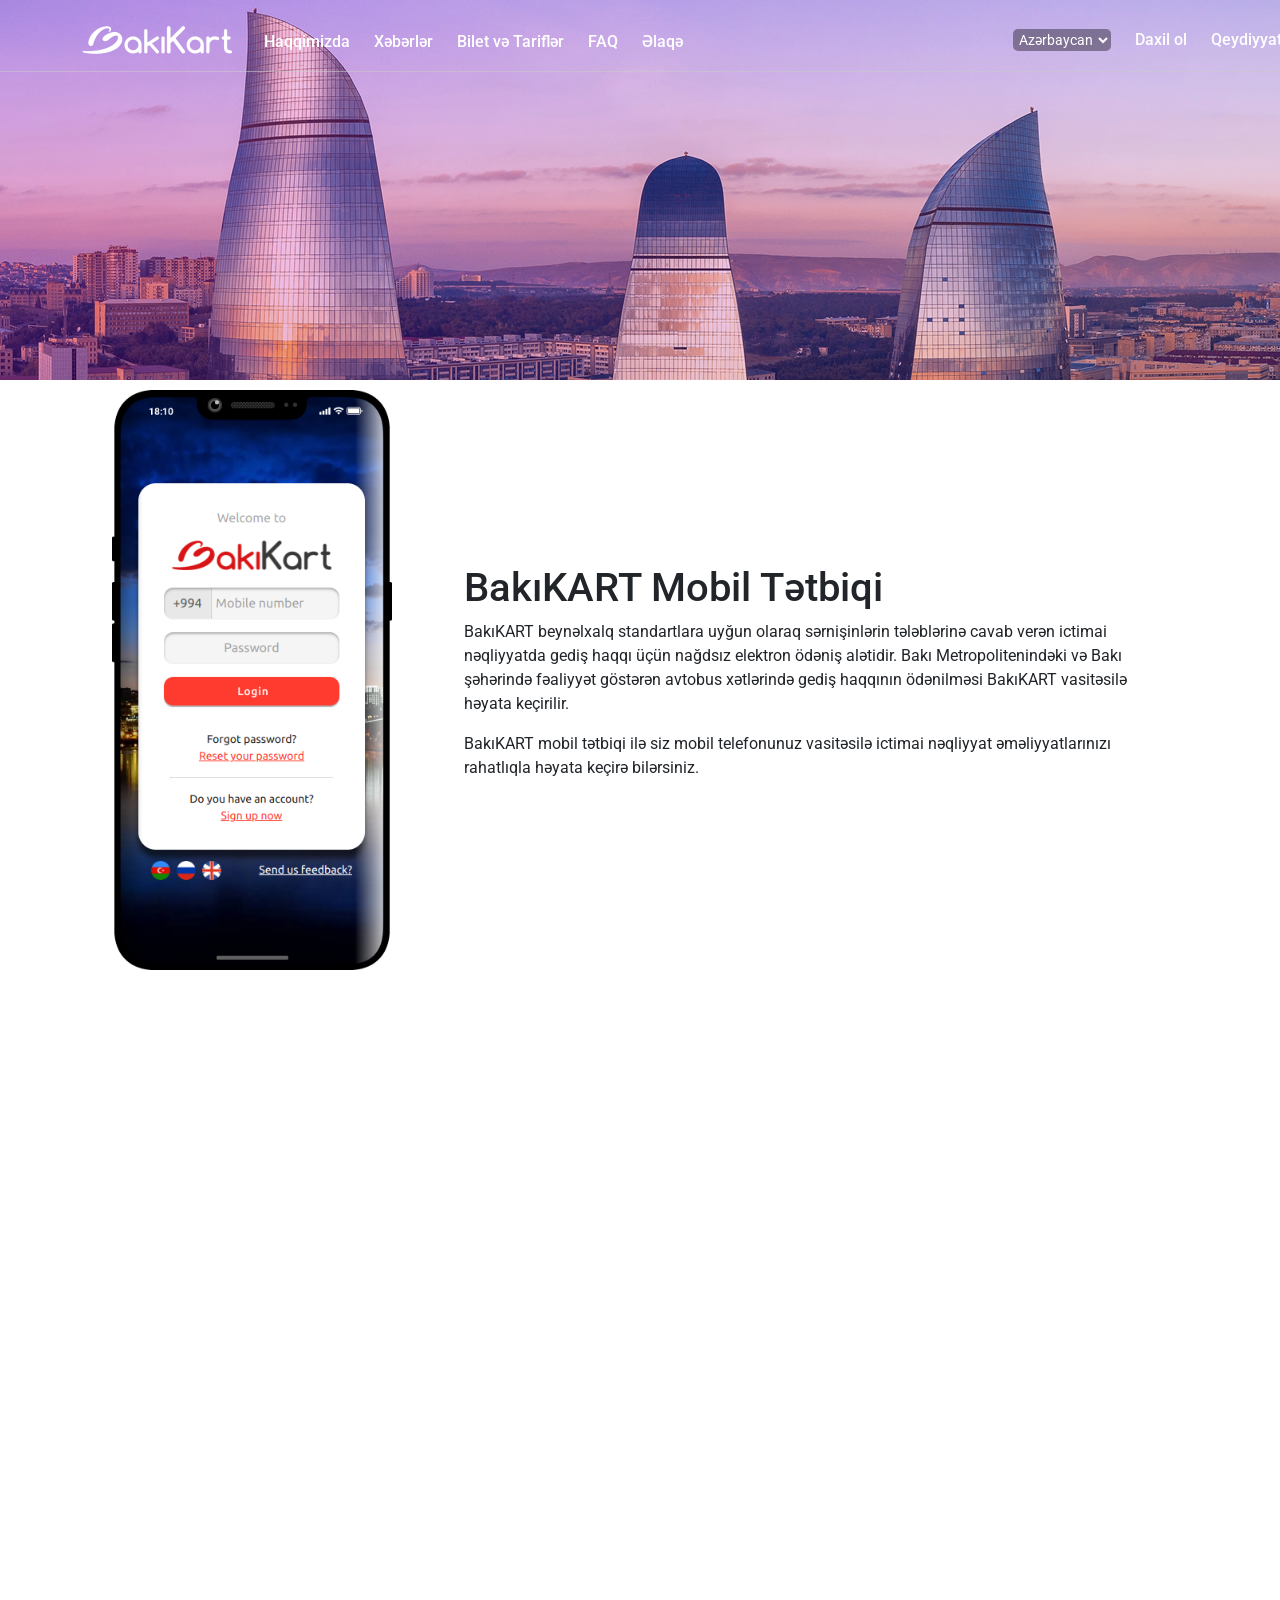
<file: BakiKart/index.html>
<!DOCTYPE html>
<html lang="en">

<head>
    <meta charset="UTF-8">
    <meta name="viewport" content="width=device-width, initial-scale=1.0">
    <link href="https://cdn.jsdelivr.net/npm/bootstrap@5.3.3/dist/css/bootstrap.min.css" rel="stylesheet"
        integrity="sha384-QWTKZyjpPEjISv5WaRU9OFeRpok6YctnYmDr5pNlyT2bRjXh0JMhjY6hW+ALEwIH" crossorigin="anonymous">
    <link
        href="https://fonts.googleapis.com/css2?family=Roboto:ital,wght@0,100;0,300;0,400;0,500;0,700;0,900;1,100;1,300;1,400;1,500;1,700;1,900&display=swap"
        rel="stylesheet">
    <link rel="stylesheet" href="./style.css">
    <title>Document</title>
</head>

<body>
    <header class="header-nav "> </header>
    <div class="container contheight ">
        <div class="main-nav  d-flex justify-content-between align-items-center">
            <div class="left-nav d-flex">
                <div class="logo d-flex justify-content-center"><img src="./image/logo_white.png" alt=""></div>
                <div>
                    <ul class="d-flex gap-4 ">
                        <li>Haqqimizda</li>
                        <li>Xəbərlər</li>
                        <li>Bilet və Tariflər</li>
                        <li>FAQ</li>
                        <li>Əlaqə</li>
                    </ul>
                </div>
            </div>
            <div class="right-nav d-flex gap-4">
                <div>
                    <select name="" id="language">
                        <option value="">Azərbaycan</option>
                    </select>
                </div>
                <div><a href="">Daxil ol</a></div>
                <div> <a href="">Qeydiyyat</a></div>
            </div>
        </div>
    </div>
    <div class="intro"></div>
    <div class="container section2">
        <section class="d-flex align-items-center">
            <div class="col-md-4 phone"><img src="./image/app.png" alt="">
                <div class="sliders">
                    <div class="passive"><img src="./image/app_login1.png" alt=""></div>
                    <div class="passive"><img src="./image/app_trip2.png" alt=""></div>
                    <div class="passive"><img src="./image/app_pay3.png" alt=""></div>
                    <div class="passive"><img src="./image/app_qr4.png" alt=""></div>
                    <div class="passive"><img src="./image/app_more5.png" alt=""></div>
                </div>
            </div>
            <div class="col-md-8">
                <h1>BakıKART Mobil Tətbiqi</h1>
                <p>BakıKART beynəlxalq standartlara uyğun olaraq sərnişinlərin tələblərinə cavab verən ictimai
                    nəqliyyatda gediş haqqı üçün nağdsız elektron ödəniş alətidir. Bakı Metropolitenindəki və Bakı
                    şəhərində fəaliyyət göstərən avtobus xətlərində gediş haqqının ödənilməsi BakıKART vasitəsilə həyata
                    keçirilir.</p>
                <p>BakıKART mobil tətbiqi ilə siz mobil telefonunuz vasitəsilə ictimai nəqliyyat əməliyyatlarınızı
                    rahatlıqla həyata keçirə bilərsiniz.</p>
            </div>
        </section>
    </div>


    <script src="./main.js"></script>
</body>

</html>
</file>
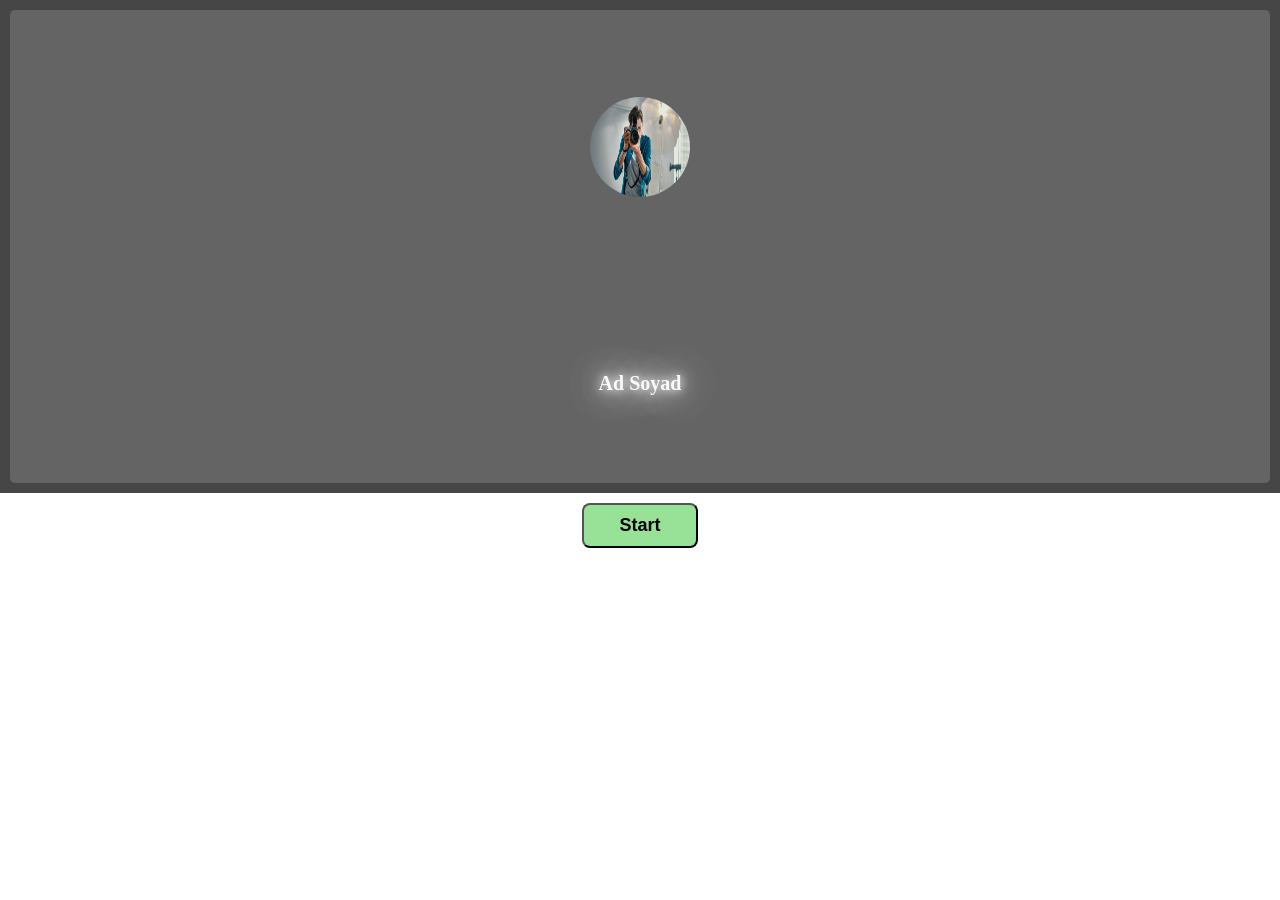
<file: GoogleMeetGrid/index.html>
<!DOCTYPE html>
<html lang="en">

<head>
    <meta charset="UTF-8">
    <meta name="viewport" content="width=device-width, initial-scale=1.0">
    <link rel="stylesheet" href="./css/style.css">
    <title>GoogleMeetGrid</title>
</head>

<body>
    <div class="container">
        <div class="gridbox">
            <img src="./image/istockphoto-1196172395-612x612.jpg" alt="">
            <h6>Ad Soyad</h6>
        </div>
    </div>
    <button>Start</button>


    <script src="./main.js"></script>
</body>

</html>
</file>
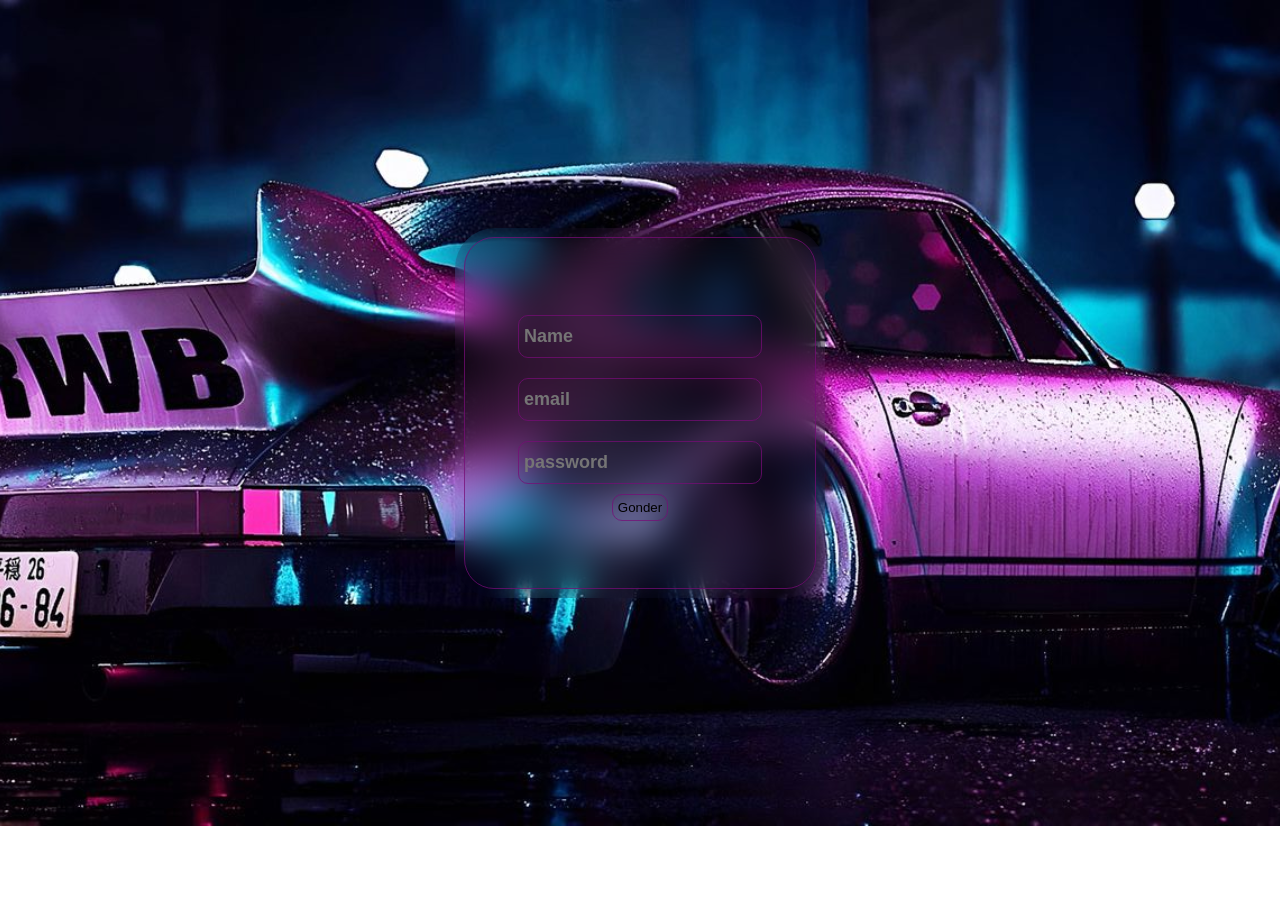
<file: Login/index.html>
<!DOCTYPE html>
<html lang="en">

<head>
    <meta charset="UTF-8">
    <meta name="viewport" content="width=device-width, initial-scale=1.0">
    <link rel="stylesheet" href="./style.css">
    <title>Document</title>
</head>

<body>
    <div class="container">
        <div class="box"></div>
        <form action="">
            <input type="text" placeholder="Name">
            <input type="email" placeholder="email">
            <input type="password" placeholder="password">
            <button type="submit">Gonder</button>
            <div class="free"></div>
        </form>


    </div>




    <script src="./main.js"></script>
</body>

</html>
</file>
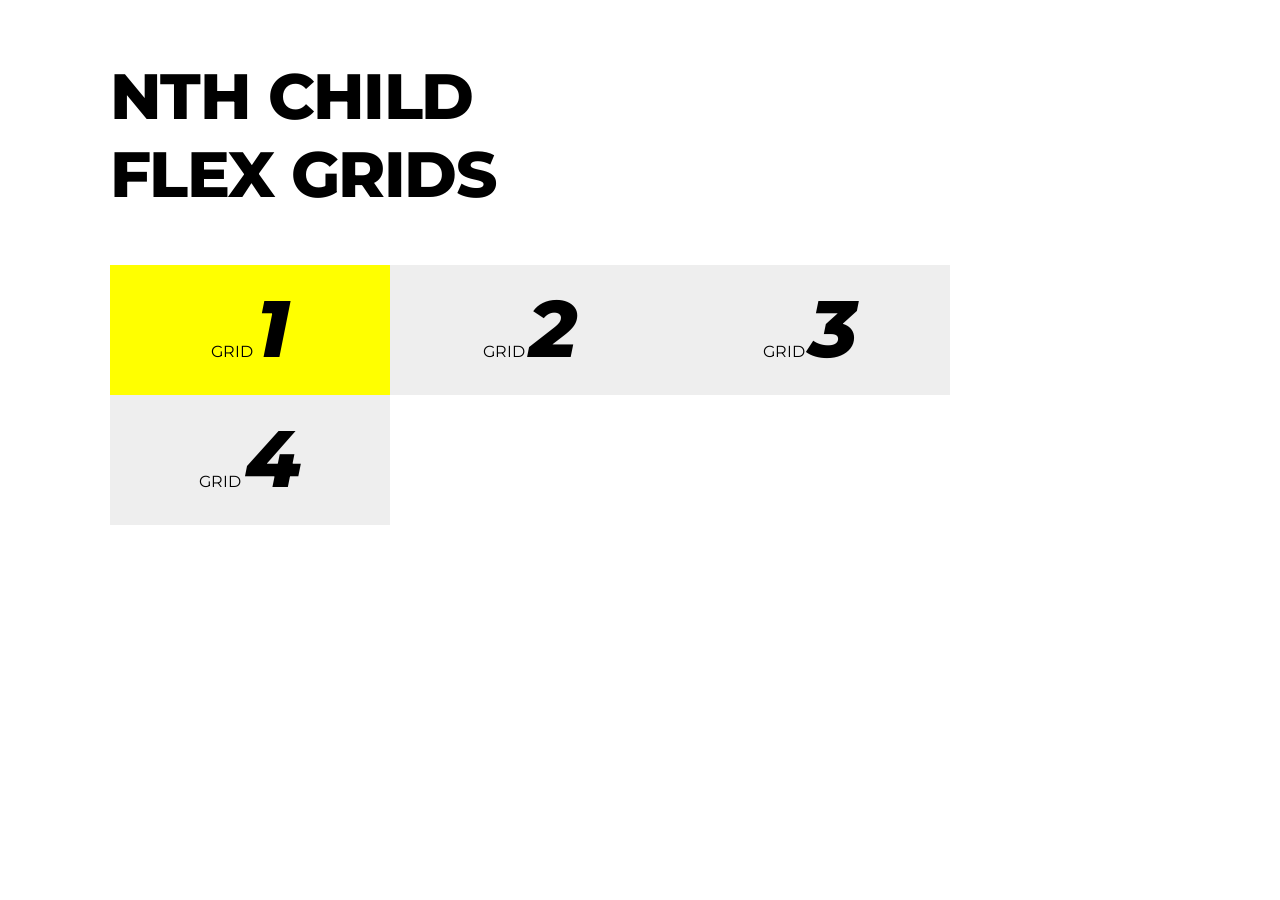
<file: Mentor2/index.html>
<!DOCTYPE html>
<html lang="en">

<head>
    <meta charset="UTF-8">
    <meta name="viewport" content="width=device-width, initial-scale=1.0">
    <link
        href="https://fonts.googleapis.com/css2?family=Montserrat:ital,wght@0,100;0,200;0,300;0,400;0,500;0,600;0,700;0,800;0,900;1,100;1,200;1,300;1,400;1,500;1,600;1,700;1,800;1,900&family=Open+Sans:ital,wght@0,300;0,400;0,500;0,600;0,700;0,800;1,300;1,400;1,500;1,600;1,700;1,800&display=swap"
        rel="stylesheet">
    <link rel="stylesheet" href="./style.css">
    <title>nth child flex grids</title>
</head>

<body>
    <main>
        <header>
            <h1>NTH CHILD FLEX GRIDS</h1>
        </header>
        <div class="container">
            <div class="box active">
            <div>GRID <i>1</i></div>
           </div>
           <div class="box ">
            <div>GRID <i>2</i></div>
           </div>
           <div class="box ">
            <div>GRID <i>3</i></div>
           </div>
           <div class="box ">
            <div>GRID <i>4</i></div>
           </div>
        </div>
        </div>
    </main>

</body>

</html>
</file>
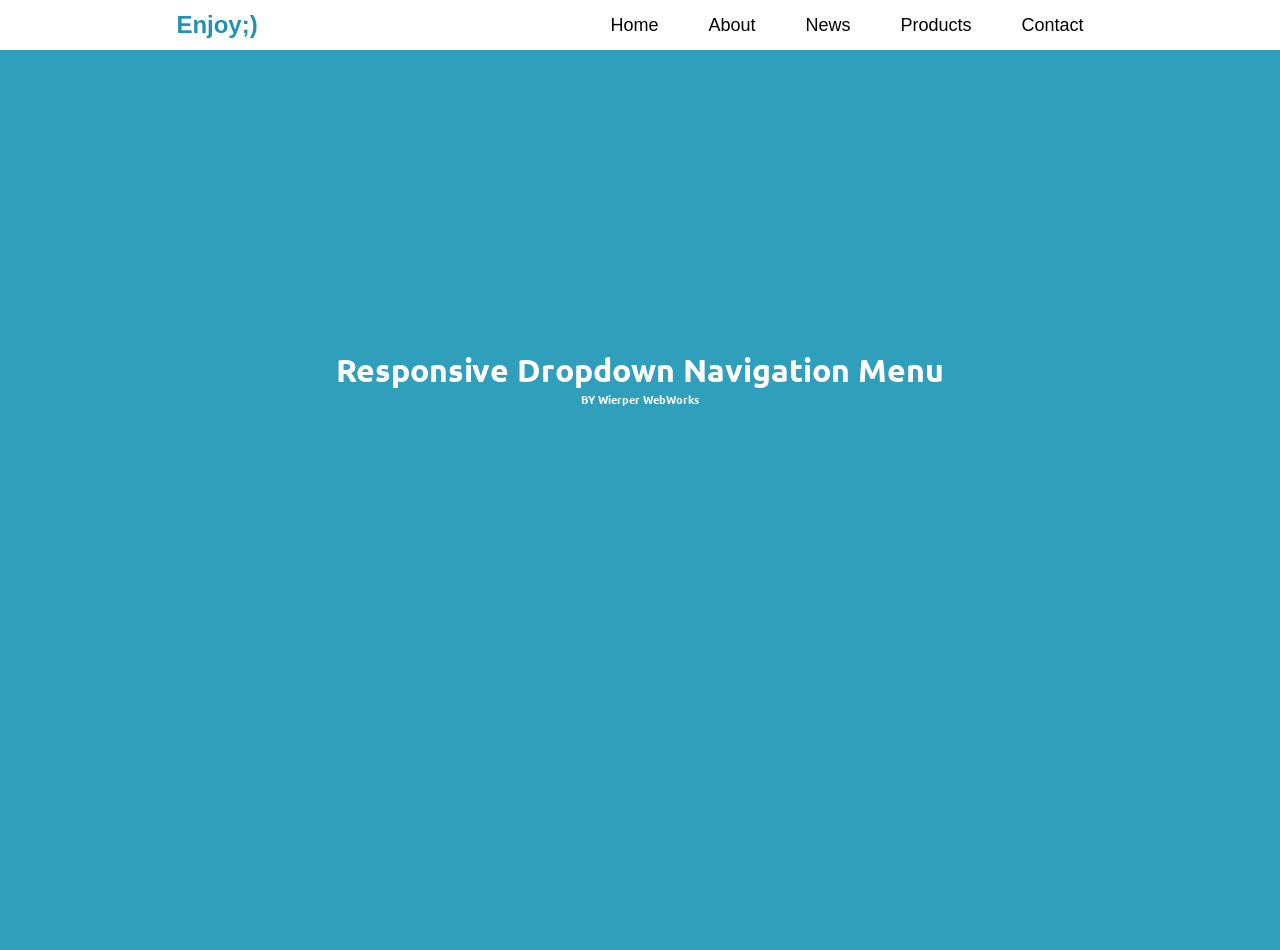
<file: Mentor4/index.html>
<!DOCTYPE html>
<html lang="en">
<head>
    <meta charset="UTF-8">
    <meta name="viewport" content="width=device-width, initial-scale=1.0">
    <link href="https://fonts.googleapis.com/css2?family=Fira+Sans:ital,wght@0,100;0,200;0,300;0,400;0,500;0,600;0,700;0,800;0,900;1,100;1,200;1,300;1,400;1,500;1,600;1,700;1,800;1,900&family=Manrope:wght@200;300;400;500;600;700;800&family=Montserrat:ital,wght@0,100;0,200;0,300;0,400;0,500;0,600;0,700;0,800;0,900;1,100;1,200;1,300;1,400;1,500;1,600;1,700;1,800;1,900&family=Ubuntu+Condensed&family=Ubuntu+Mono:ital,wght@0,400;0,700;1,400;1,700&family=Ubuntu:ital,wght@0,300;0,400;0,500;0,700;1,300;1,400;1,500;1,700&display=swap" rel="stylesheet">
    <link rel="stylesheet" href="./css/style.css">
    <title>Responsive Dropdown Navigation Menu</title>
</head>
<body>

<header>
    <nav>
        <div class="logo"><a href=""> Enjoy;) </a></div>
        <ul>
            <li class="first">Home</li>
            <li class="first">About
                <ul>
                    <li class="second">Our Team</li>
                    <li class="second">Our history</li>
                </ul>
             </li>
            <li class="first">News
                <ul>
                    <li class="second">Amazing Article</li>
                    <li class="second">Cool Article</li>
                    <li class="second">Interesting Article</li>
                </ul>
            </li>
            <li class="first">Products
                <ul>
                    <li class="second">Cheap Product</li>
                    <li class="second">Cool Product</li>
                    <li class="second">Innovative Product</li>
                    <li class="second">Mind Blowing Product</li>
                    <li class="second">Usefull Product</li>
                </ul>
            </li>
            <li class="first">Contact</li>
        </ul>
    </nav>
</header>
<main>
    <div class="container">
    <h1>Responsive Dropdown Navigation Menu</h1>
    <h6>BY Wierper WebWorks</h6>
</div>
</main>

</body>
</html>
</file>
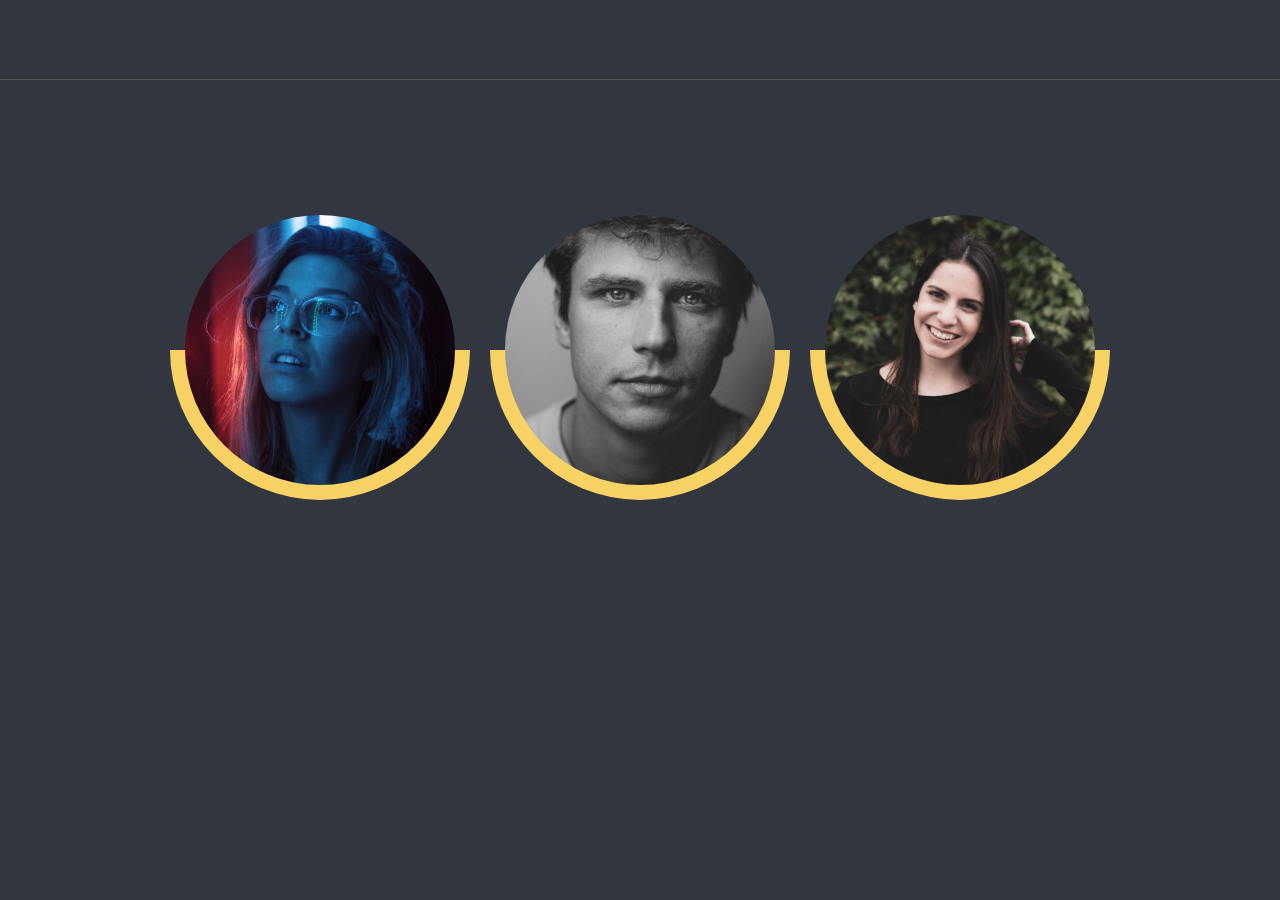
<file: Mentor6/index.html>
<!DOCTYPE html>
<html lang="en">

<head>
    <meta charset="UTF-8">
    <meta name="viewport" content="width=device-width, initial-scale=1.0">
    <link href="https://fonts.googleapis.com/css2?family=Lato:ital,wght@0,100;0,300;0,400;0,700;0,900;1,100;1,300;1,400;1,700;1,900&family=Oswald:wght@200;300;400;500;600;700&display=swap" rel="stylesheet">
    <link rel="stylesheet" href="./css/style.css">
    <title>Document</title>
</head>

<body>

    <header>
        <div class="menu"></div>
    </header>

    <div class="container">
        <div class="row">
            <div class="back"></div>
            <img src="./image/unsplash (1).jpg" alt="">
           <div class="tittle">
               <h4>BOB ROSS</h4>
               <h6>Rəssamlıq Çempionu</h6>
             </div>
        </div>
        <div class="row">
            <div class="back"></div>
            <img src="./image/unsplash (2).jpg" alt="">
            <div class="tittle">
                <h4>BOB ROSS</h4>
                <h6>Rəssamlıq Çempionu</h6>
              </div>
        </div>
        <div class="row">
            <div class="back"></div>
            <img src="./image/unsplash (4).jpg" alt="">
            <div class="tittle">
                <h4>BOB ROSS</h4>
                <h6>Rəssamlıq Çempionu</h6>
              </div>
        </div>
    </div>

</body>

</html>
</file>
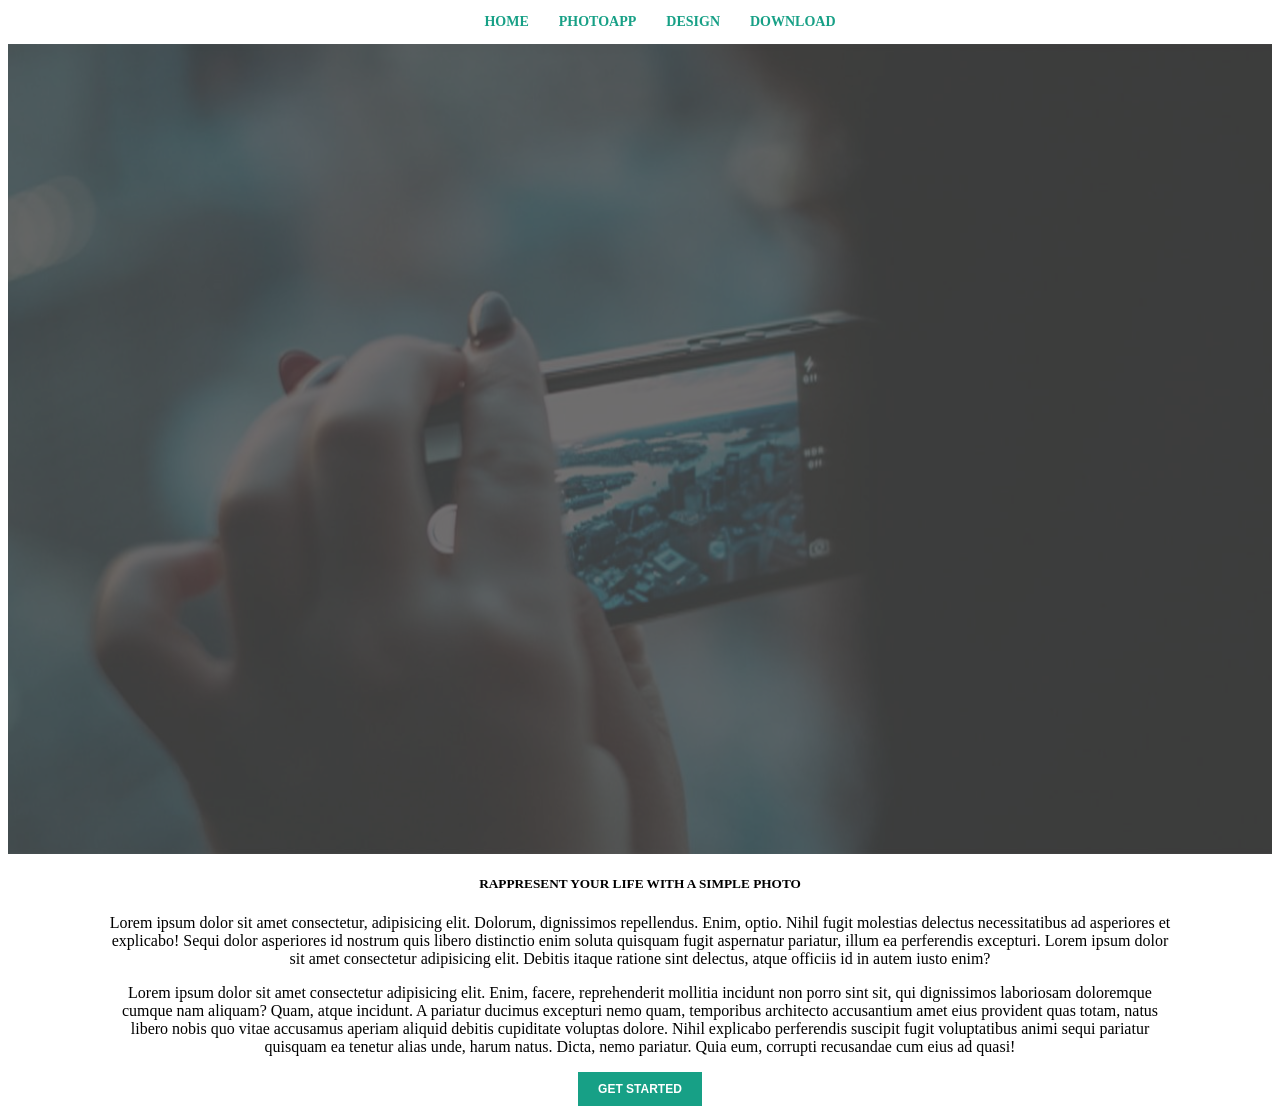
<file: Task11/index.html>
<!DOCTYPE html>
<html lang="en">

<head>
    <meta charset="UTF-8">
    <meta name="viewport" content="width=device-width, initial-scale=1.0">
    <link rel="stylesheet" href="./css/style.css">
    <title>Document</title>
</head>

<body>
    <div class="menu">
        <ul>
            <li>HOME</li>
            <li>PHOTOAPP</li>
            <li>DESIGN</li>
            <li>DOWNLOAD</li>
        </ul>
    </div>
    <div class="image">
    <div class="overlay"></div>        
    </div>
    <div class="container">
        <div class="row">
            <div class="col">
                <h5>RAPPRESENT YOUR LIFE WITH A SIMPLE PHOTO</h5>
                <P>Lorem ipsum dolor sit amet consectetur, adipisicing elit. Dolorum, dignissimos repellendus. Enim,
                    optio. Nihil fugit molestias delectus necessitatibus ad asperiores et explicabo! Sequi dolor
                    asperiores id nostrum quis libero distinctio enim soluta quisquam fugit aspernatur pariatur, illum
                    ea perferendis excepturi. Lorem ipsum dolor sit amet consectetur adipisicing elit. Debitis itaque
                    ratione sint delectus, atque officiis id in autem iusto enim?</P>
                <p>Lorem ipsum dolor sit amet consectetur adipisicing elit. Enim, facere, reprehenderit mollitia
                    incidunt non porro sint sit, qui dignissimos laboriosam doloremque cumque nam aliquam? Quam, atque
                    incidunt. A pariatur ducimus excepturi nemo quam, temporibus architecto accusantium amet eius
                    provident quas totam, natus libero nobis quo vitae accusamus aperiam aliquid debitis cupiditate
                    voluptas dolore. Nihil explicabo perferendis suscipit fugit voluptatibus animi sequi pariatur
                    quisquam ea tenetur alias unde, harum natus. Dicta, nemo pariatur. Quia eum, corrupti recusandae cum
                    eius ad quasi!</p>
            </div>
            <div class="col">
                <button type="button">GET STARTED</button>
            </div>
        </div>
    </div>
</body>

</html>
</file>
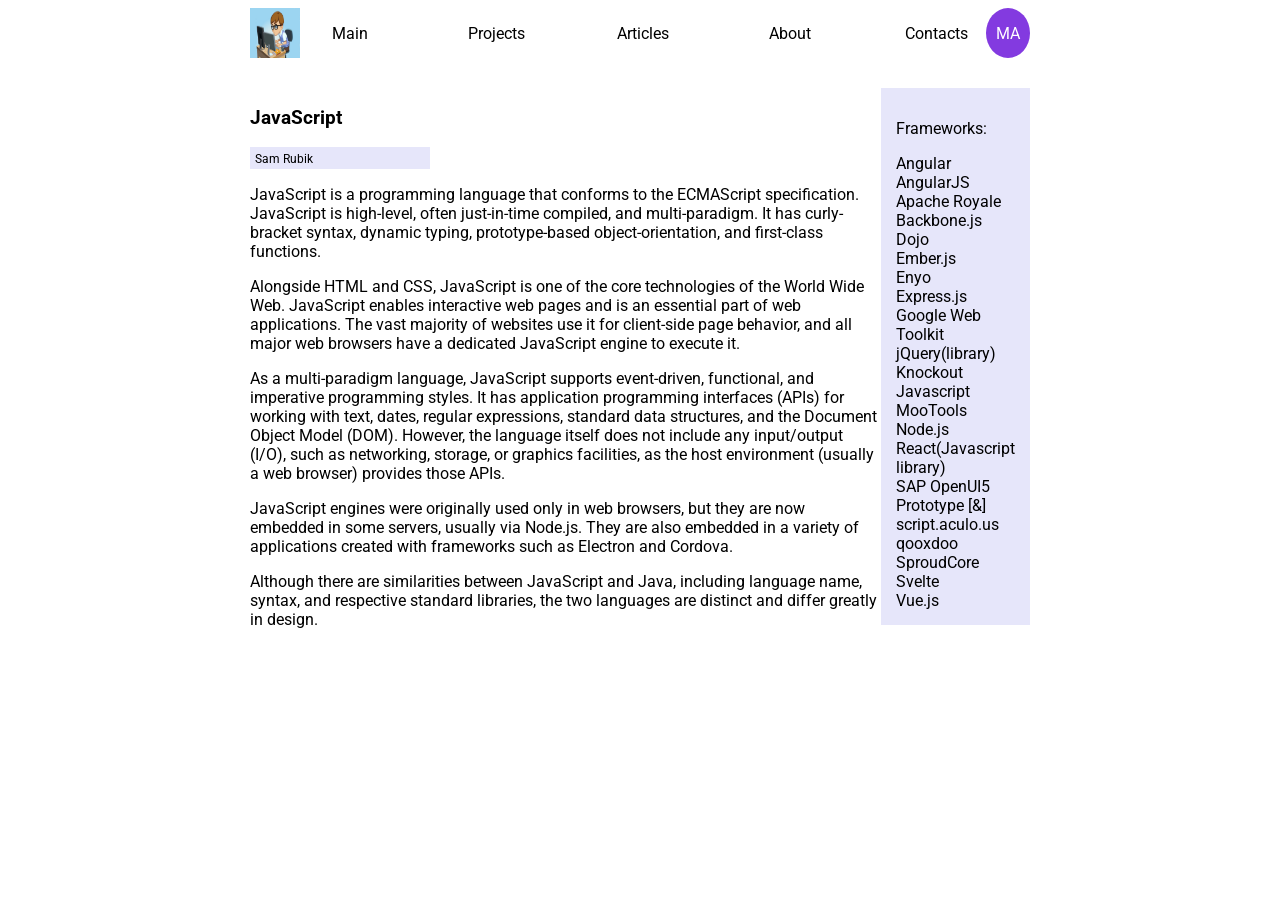
<file: Task14/index.html>
<!DOCTYPE html>
<html lang="en">

<head>
    <meta charset="UTF-8">
    <meta name="viewport" content="width=device-width, initial-scale=1.0">
    <link
        href="https://fonts.googleapis.com/css2?family=Roboto:ital,wght@0,100;0,300;0,400;0,500;0,700;0,900;1,100;1,300;1,400;1,500;1,700;1,900&display=swap"
        rel="stylesheet">
    <link rel="stylesheet" href="./css/style.css">
    <title>Document</title>
</head>

<body>

    <div class="container">
        <div class="menu">
            <img src="./image/1_0FqDC0_r1f5xFz3IywLYRA.webp" alt="">
            <ul>
                <li>Main</li>
                <li>Projects</li>
                <li>Articles</li>
                <li>About</li>
                <li>Contacts</li>
            </ul>
            <div class="MA"><p>MA</p></div>
        </div>
        <div class="row">
            <div class="col-left">
                <h3>JavaScript</h3>
                <div class="writer">
                    <p>Sam Rubik<p>
                </div>
                <p>JavaScript is a programming language that conforms to the ECMAScript specification.
                    JavaScript is
                    high-level, often just-in-time compiled, and multi-paradigm. It has curly-bracket syntax,
                    dynamic typing, prototype-based object-orientation, and first-class functions.</p>
                <p>Alongside HTML and CSS, JavaScript is one of the core technologies of the World Wide Web.
                    JavaScript enables interactive web pages and is an essential part of web applications. The
                    vast
                    majority of websites use it for client-side page behavior, and all major web browsers have a
                    dedicated JavaScript engine to execute it.</p>
                <p>As a multi-paradigm language, JavaScript supports event-driven, functional, and imperative
                    programming styles. It has application programming interfaces (APIs) for working with text,
                    dates, regular expressions, standard data structures, and the Document Object Model (DOM).
                    However, the language itself does not include any input/output (I/O), such as networking,
                    storage, or graphics facilities, as the host environment (usually a web browser) provides
                    those
                    APIs.</p>
                <p>JavaScript engines were originally used only in web browsers, but they are now embedded in
                    some
                    servers, usually via Node.js. They are also embedded in a variety of applications created
                    with
                    frameworks such as Electron and Cordova.</p>
                <p>Although there are similarities between JavaScript and Java, including language name, syntax,
                    and
                    respective standard libraries, the two languages are distinct and differ greatly in design.
                </p>
            </div>
            <div class="col-right">
                <ul>
                    <p>Frameworks:</p>
                    <li>Angular</li>
                    <li>AngularJS</li>
                    <li>Apache Royale</li>
                    <li>Backbone.js</li>
                    <li>Dojo</li>
                    <li>Ember.js</li>
                    <li>Enyo</li>
                    <li>Express.js</li>
                    <li>Google Web</li>
                    <li>Toolkit</li>
                    <li>jQuery(library)</li>
                    <li>Knockout</li>
                    <li>Javascript</li>
                    <li>MooTools</li>
                    <li>Node.js</li>
                    <li>React(Javascript library)</li>
                    <li>SAP OpenUI5 Prototype [&] script.aculo.us</li>
                    <li>qooxdoo</li>
                    <li>SproudCore</li>
                    <li>Svelte</li>
                    <li>Vue.js</li>
                </ul>
            </div>
        </div>
    </div>
</body>

</html>
</file>
<file: BakiKart/style.css>
* {
    padding: 0;
    margin: 0;
    box-sizing: border-box;
    font-family: "Roboto", sans-serif;
}

.intro {
    width: 100%;
    background-image: url(./image/banner.jpg);
    position: absolute;
    top: 0;
    min-height: 380px;
    height: calc(100vh / 5.052631579);
    background-position: center;
    background-size: cover;
    
}

::-webkit-scrollbar {
    width: 8px;
    background-color: white;

}

::-webkit-scrollbar-thumb {
    background-color: blueviolet;
    border-radius: 30px;
}

header{
    position: fixed;
    z-index: 10;
    box-shadow: 0px 100px 10px -100px;

    }

.header-nav {
    width: 100%;
    height: 72px;
    border-bottom: 1px solid rgba(202, 202, 202, 0.575);

}

.logo img {
    width: 150px;
    height: auto;

} 

.contheight {
    height: 380px;
}

.main-nav {
    width: 1200px;
    height: auto;
    position: fixed;
    z-index: 11;

}

ul li {
    list-style-type: none;
    color: white;
    font-weight: 500;
    align-items: center;
    padding-top: 20px;

}



.left-nav {
    height: 80px;
    align-items: center;
}

#language {
    border: none;
    background-color: rgba(0, 0, 0, 0.37);
    color: white;
    padding: 2px;
    border-radius: 5px;
    font-weight: 400;
    outline: none;
    font-size: 14px;

}

.right-nav a {
    color: white;
    text-decoration: none;
    font-weight: 500;
}

.sticky {
    background: linear-gradient(324deg, rgb(145 64 231) 0%, rgb(68 26 201) 100%);

}

.section2{
    width: 1080px;
    height: 728px;
    margin-top: 10px;
    height: 180vh;
}

.phone img{
    width: 280px;
    height: 580px;
    position: relative;
    z-index: 3;
    overflow: hidden;
}

.passive{
    display: none;
    visibility: hidden;
    position: absolute;
    z-index: 2;
    top: 390px;

}

.active{
    display: block;
    visibility:visible;
    position: absolute;
    z-index: 2;
    top: 390px;
}
</file>
<file: GoogleMeetGrid/css/style.css>
* {
    padding: 0;
    margin: 0;
}

body{
    text-align: center;
}

.container{
    aspect-ratio: 16/6;
    background-color: rgb(71, 70, 70);
    display: grid;
    place-items: center;
    gap: 10px;
    padding: 10px;
    margin-bottom: 10px;

}

button{
    padding:10px 35px;
    background-color: rgba(93, 209, 93, 0.637);
    border-radius: 8px;
    box-shadow: none;
    outline: none;
    font-weight: bolder;
    font-size: 18px;
    }

.gridbox{
    width: 100%;
    height: 100%;
    margin: auto;
    display: grid;
    place-items: center;
    border-radius: 5px;
    background-color: rgb(100, 100, 100);
}

.gridbox img{
    width:100px;
    height:100px;
    border-radius: 50%;

}

.gridbox h6{
    font-size: 20px;
    color:#ffffffec;
    text-shadow: 0 0 10px #fff,
    0 0 20px #fff,
    0 0 40px #fff,
    0 0 60px #fff,
    0 0 80px #fff;
}

.container:has(.gridbox:nth-child(2)){
    grid-template-columns: repeat(2,1fr);
}

.container:has(.gridbox:nth-child(5)){
    grid-template-columns: repeat(3,1fr);
}

.container:has(.gridbox:nth-child(10)){
    grid-template-columns: repeat(4,1fr);
}
.container:has(.gridbox:nth-child(13)) .gridbox{
    display: none;
}
</file>
<file: Login/style.css>
body {
    background-image: url(./image/indir.jpg);
    background-position: center;
    background-size: cover;
    background-repeat: no-repeat;
}

.container {
    width: 100%;
    height: 90vh;
    margin: auto;
    display: flex;
    justify-content: center;
    align-items: center;

}

.box {
    position: relative;
    width: 370px;
    height: 370px;
    background-color: transparent;
    backdrop-filter: blur(15px);
    display: flex;
    border-radius: 40px;
    overflow: hidden;
}



form {
    opacity: 1;
    position: absolute;
    width: 350px;
    height: 350px;
    display: flex;
    justify-content: center;
    flex-direction: column;
    background-color: transparent;
    margin: auto;
    text-align: center;
    align-items: center;
    border: 1px solid rgba(119, 13, 119, 0.733);
    border-radius: 30px;
    backdrop-filter: blur(15px);
    overflow: hidden;

}


form input {
    padding: 10px 5px;
    border: 1px solid rgba(119, 13, 119, 0.733);
    border-radius: 10px;
    outline: none;
    background-color: transparent;
    display: block;
    font-size: 18px;
    font-weight: 600;
    color: rgb(4, 5, 4);
    margin: 10px;
}

button {
    padding: 5px;
    border: 1px solid rgba(119, 13, 119, 0.733);
    border-radius: 10px;
    outline: none;
    background-color: transparent;
}

.pclass {
    font-size: 16px;
    color: green;
    font-weight: 700;
}
</file>
<file: Mentor2/style.css>
*{
    margin: 0;
    padding: 0;
    font-family: Montserrat, sans-serif;
}

main{
    margin-left: 90px;
    margin-top: 25px;
}

header{ 
    width: 450px;
    display: flex;
    flex-wrap: wrap;
    padding: 32px 20px;
    font-weight: 800;

}

h1{
    letter-spacing: -.1rem;
    font-size: 4rem;
    font-weight: 800;
}

.container{
    max-width: 1140px;
    width: 85%;
    display: flex;
    flex-wrap: wrap;
    padding: 20px;
}

.box{
    text-align: center;
    align-items: center;
    width:250px;
    height:100px;
    background-color:#eee;
    padding: 15px;
}

i{
    font-size: 5rem;
    font-weight: 800;
}

.box:hover{
    background-color: yellow;
    transition: .2 all ease;
}

.container .active{
    background-color: yellow;
}
</file>
<file: Mentor4/css/style.css>
*{
    margin: 0;
    padding: 0;
    box-sizing: border-box;
}

main{
    width: 100%;
    height: 100vh;
    background-color: #2F9FBB;
    font-family: 'Ubuntu', sans-serif;
}

header{
    font-family: 'Ubuntu Condensed', sans-serif;

}

nav{
    display: flex;
    justify-content: space-around;
    align-items: center;
    height: 50px;
}
.container{
    color: white;
    text-align: center;
    padding-top: 300px;
}
.logo{
    text-decoration: none;
    font-size: x-large;
    font-weight: 700;
    
}

a{
    text-decoration: none;
    color: #2193B0;
}
li{
    font-size: large;
}

ul{
    list-style-type: none;
    display: flex;
    justify-content: flex-end;
    gap: 50px;
    margin-right: 20px;
    position: relative;
}

/*ul ul li{
    width:auto;
    background-color: white;
    position:relative;
    margin-top: 0;
    left: -10px;
    opacity: 0;
    padding: 2px;

}

ul ul{
    display: block;
    position: absolute;
    width: 150px;
    height: 250px;
    
}

ul ul li:hover {
    opacity: 1;
    display:block;
    opacity: 1;
    height: 150px;
    position: relative;
    
}
*/

.second{
    opacity: 0;
    position: absolute;
    margin-top:0;
    left: -10px;
    z-index: 1;
    visibility: visible;
}

.first:hover .second{
    opacity: 1;
    width: 100px;
    height: 200px;
    padding: 8px;
    background-color: blueviolet;
    transition: .3s all ease-in;
    z-index: 2;
    visibility: visible;
    
    animation-iteration-count: 1;
}
</file>
<file: Mentor6/css/style.css>
*{
    margin: 0;
    padding: 0;
    box-sizing: border-box;
}

body{
    background-color:#32373F ;

}

.menu{
    width: 100%;
    height: 80px;
    border-bottom: 1px solid rgb(87, 86, 86);
    margin-bottom: 120px;

}

.container{
    width: 100%;
    display: flex;
    justify-content: center;
    align-items: center;
    gap: 50px;
   }

.row{
    display: flex;
    justify-content: center;
    }

.tittle{
    align-items: center;
    position: absolute;
    color: white;
    top: 450px;
    opacity: 0;
    transition: all .4s ease;
   
}

img{
    width: 270px;
    height: 270px;
    border-radius: 50%;  
    overflow: hidden;
    position: relative;
    top: 15px;
}

.back{
    width:300px ;
    height:300px;
    background-image: conic-gradient(transparent 1deg,transparent 90deg,#F8D265  90deg,#F8D265  270deg,transparent 270deg);
    border-radius: 50%;
    position: absolute;
    transition: all .6s ease;
    overflow: hidden;
}


 .row:hover .back{
     transform: rotate(180deg );
     transition: all .6s ease;
     border-radius: 50%;
     overflow: hidden;
}

h4{
    font-family: 'Oswald', sans-serif;
    font-size: 25px;
   
}

p{
    font-size: 14px;
    font-family: 'Lato', sans-serif;
}


.row:hover .tittle{
        transition: all .6s ease-in;
        top: 410px;
        opacity: 1;
        transition:all .4s ease;
        transform: scale(1.1);
        overflow: hidden;
    
}
</file>
<file: Task11/css/style.css>
.container {
    width: 100%;
    font-family: Georgia, 'Times New Roman', Times, serif;
    text-align: center;
}

.menu{
    width: 100%;
    height: 30px;
}

.menu ul {
    cursor: pointer;
    display: flex;
    justify-content: center;
    list-style-type: none;
    gap: 30px;
    font-weight: 900;
    font-size: 14px;
    color: #17A086;
}


.row {
    width: 85%;
    display: inline-block;

}

.image {
    width: 100%;
    height: 90vh;
    background:url(../image/photo_2022-09-23_19-57-32.jpg);
    background-repeat: no-repeat;
    background-size: cover;
}

.overlay{
    width: 100%;
    height: 100%;
    background-color: rgb(75, 75, 75);
    opacity:.8;
}

button {
    background-color: #17A086;
    color: white;
    padding: 10px 20px;
    border: none;
    font-size: 12px;
    font-weight: 800;
}
</file>
<file: Task14/css/style.css>
body {
    font-family: "Roboto", sans-serif;
    display: flex;
    justify-content: center;
}

.container {
    max-width: 780px;
    width: 100%;
    box-sizing: border-box;
    display: block;
}

.menu {
    width: 100%;
    height: 80px;
    display: flex;
    justify-content: space-between;
}

.menu img {
    width: 50px;
    height: 50px;
}

.menu ul {
    width: 100%;
    height: 80px;
    display: flex;
    justify-content: space-between;
    flex-wrap: wrap;
    list-style-type: none;
    padding: 0;

}

.menu ul li {
    width: 100px;
    height: 30px;
    text-align: center;
    border-bottom: 3px solid white;
 
}

.menu ul li:hover {
    border-bottom: 3px solid rgb(12, 238, 12);
    transition: .5s all ease-in-out;
}

.row {
    display: flex;
    justify-content: center;
}

.MA {
    width: 50px;
    height:50px;
    background-color: #833AE0;
    border-radius: 50%;
    color: white;
    align-items: center;
    text-align: center;
}

.writer{
    width: 170px;
    height: 12px;
    font-size: 12px;
    background-color:#E6E6FA;
    padding: 5px;
}

.writer p{
    padding: 0;
    margin: 0;
}

.col-right{
    width: 40%;
    height: 100%;
    background-color:#E6E6FA ;
    padding: 15px;
}

.col-right ul{
    list-style-type: none;
    padding: 0;
    margin: 0;
}
</file>
